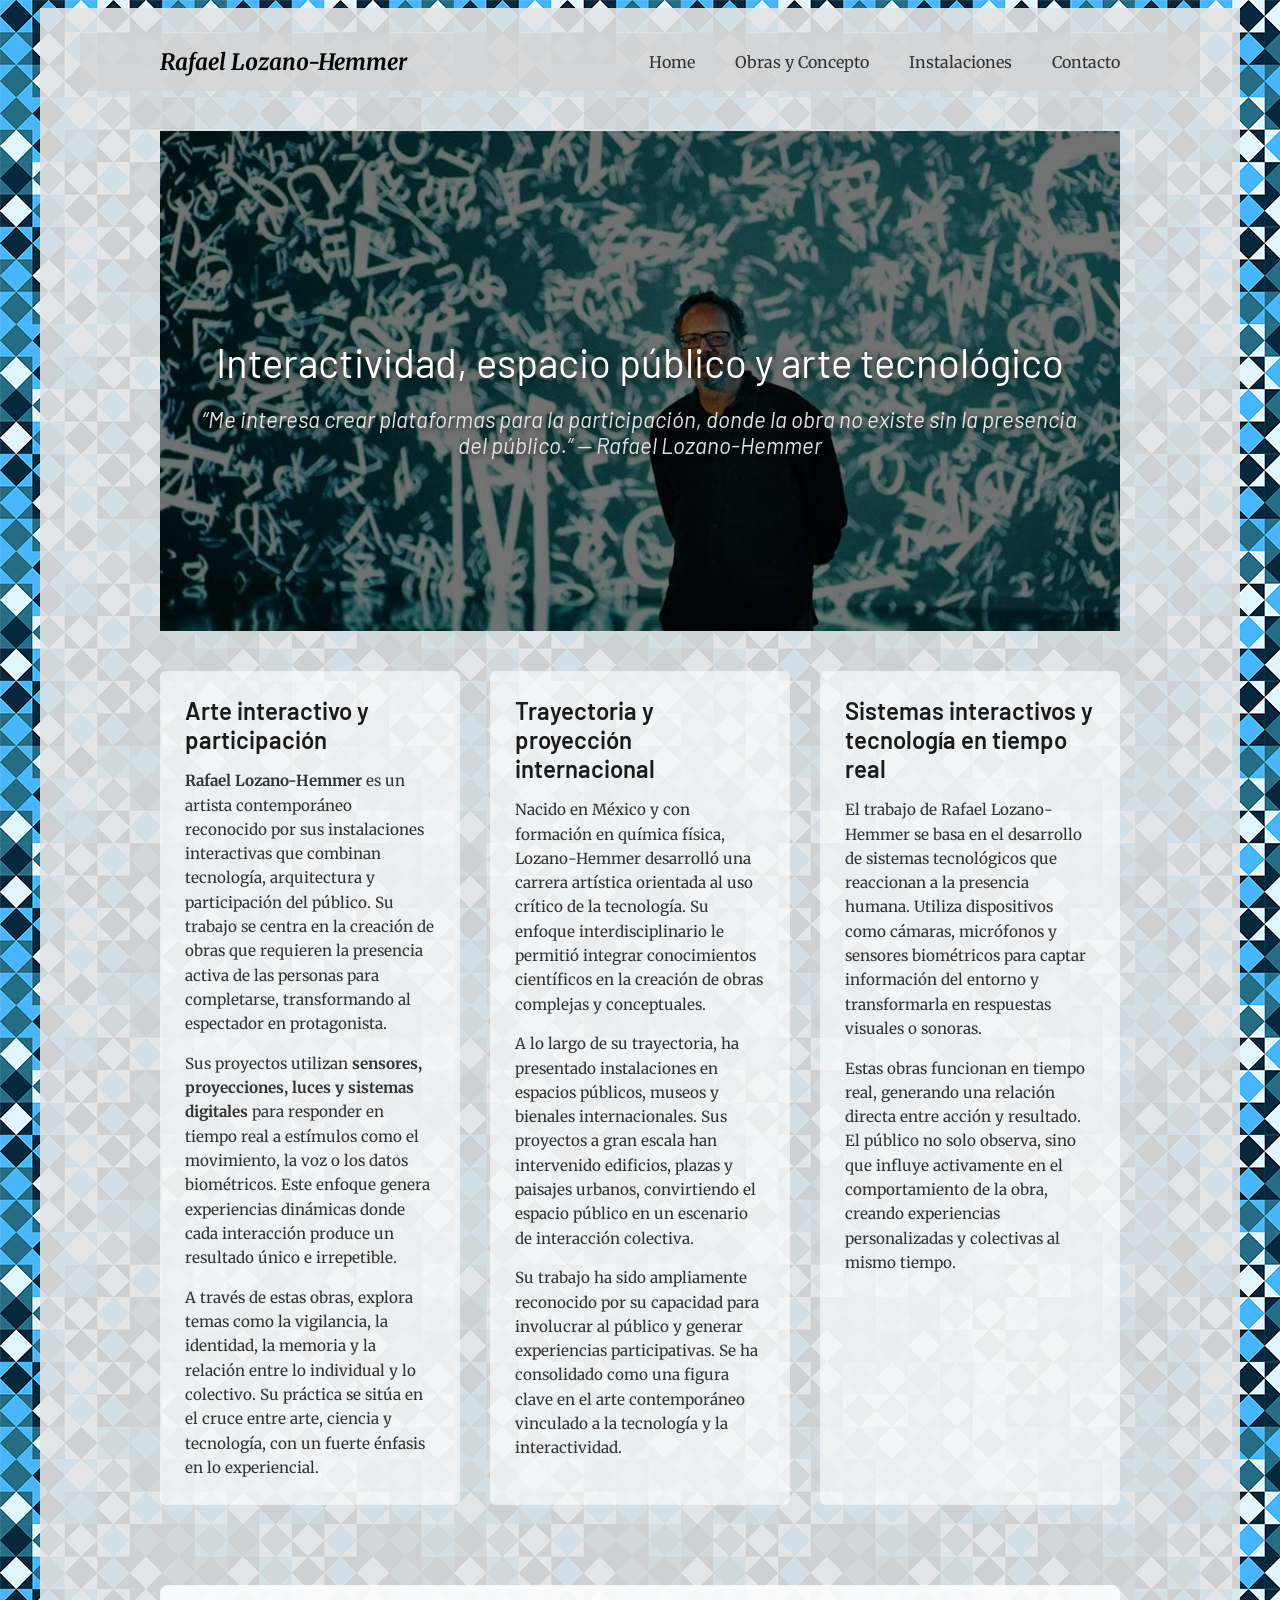
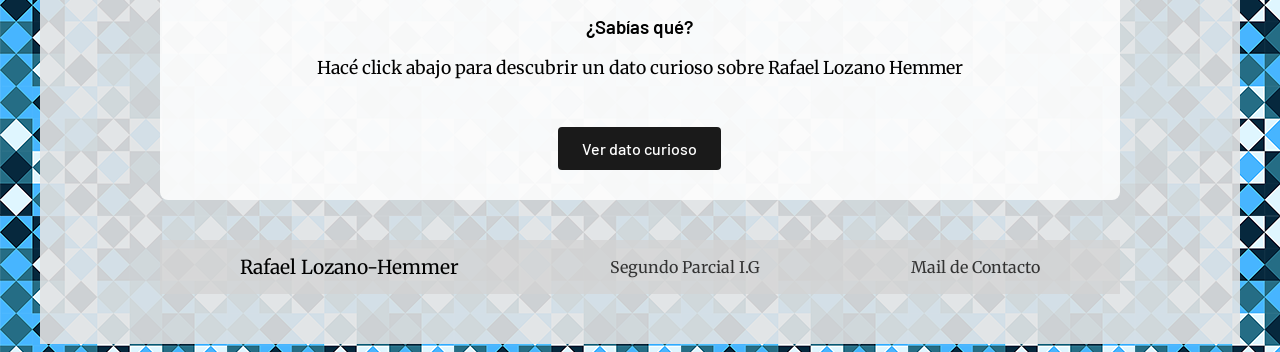
<file: index.html>
<!DOCTYPE html>
<html>
<head>
	<meta charset="utf-8">
	<meta name="viewport" content="width=device-width, initial-scale=1">
	<link rel="preconnect" href="https://fonts.googleapis.com">
	<link rel="preconnect" href="https://fonts.gstatic.com" crossorigin>
	<link href="https://fonts.googleapis.com/css2?family=Barlow:ital,wght@0,100;0,200;0,300;0,400;0,500;0,600;0,700;0,800;0,900;1,100;1,200;1,300;1,400;1,500;1,600;1,700;1,800;1,900&family=Merriweather:ital,opsz,wght@0,18..144,300..900;1,18..144,300..900&display=swap" rel="stylesheet">
	<title>Rafael Lozano-Hemmer</title>
	<link rel="stylesheet" href="css/estilos.css"> 
</head>

<body>
	<div id="contenedor">
		<header>
            <h6>  <a href="index.html"> <em>Rafael Lozano-Hemmer</em> </a> </h6>
                <nav>
                    <ul>
                    	<li><a href="index.html"> <em class="menu"> Home </em> </a> </li>
                        <li><a href="obrasyconcepto.html"> <em class="menu"> Obras y Concepto </em> </a> </li>
                        <li><a href="instalaciones.html"><em class="menu"> Instalaciones </em> </a> </li>
                        <li><a href="#contacto-footer"> <em class="menu"> Contacto </em> </a></li>
                    </ul>            
                </nav>
        </header>

            
        <section class="hero">
            <h1>Interactividad, espacio público y arte tecnológico</h1>
            <h2>“Me interesa crear plataformas para la participación, donde la obra no existe sin la presencia del público.” — Rafael Lozano-Hemmer</h2>
        </section>

        <section class="principal">

        		<article>
            			<h3>Arte interactivo y participación</h3>

            			<p><strong> Rafael Lozano-Hemmer </strong> es un artista contemporáneo reconocido por sus instalaciones interactivas que combinan tecnología, arquitectura y participación del público. Su trabajo se centra en la creación de obras que requieren la presencia activa de las personas para completarse, transformando al espectador en protagonista.
            			</p>

            			<p>Sus proyectos utilizan <strong> sensores, proyecciones, luces y sistemas digitales </strong> para responder en tiempo real a estímulos como el movimiento, la voz o los datos biométricos. Este enfoque genera experiencias dinámicas donde cada interacción produce un resultado único e irrepetible.
						</p>

            			<p>A través de estas obras, explora temas como la vigilancia, la identidad, la memoria y la relación entre lo individual y lo colectivo. Su práctica se sitúa en el cruce entre arte, ciencia y tecnología, con un fuerte énfasis en lo experiencial.
            			</p>
            	</article>

            	<article>
            			<h3>Trayectoria y proyección internacional</h3>

            			<p>Nacido en México y con formación en química física, Lozano-Hemmer desarrolló una carrera artística orientada al uso crítico de la tecnología. Su enfoque interdisciplinario le permitió integrar conocimientos científicos en la creación de obras complejas y conceptuales.</p>

            			<p>A lo largo de su trayectoria, ha presentado instalaciones en espacios públicos, museos y bienales internacionales. Sus proyectos a gran escala han intervenido edificios, plazas y paisajes urbanos, convirtiendo el espacio público en un escenario de interacción colectiva.</p>

						<p>Su trabajo ha sido ampliamente reconocido por su capacidad para involucrar al público y generar experiencias participativas. Se ha consolidado como una figura clave en el arte contemporáneo vinculado a la tecnología y la interactividad.</p>
            	</article>

            	<article>
            		<h3>Sistemas interactivos y tecnología en tiempo real</h3>

            		<p>El trabajo de Rafael Lozano-Hemmer se basa en el desarrollo de sistemas tecnológicos que reaccionan a la presencia humana. Utiliza dispositivos como cámaras, micrófonos y sensores biométricos para captar información del entorno y transformarla en respuestas visuales o sonoras.</p>

            		<p>Estas obras funcionan en tiempo real, generando una relación directa entre acción y resultado. El público no solo observa, sino que influye activamente en el comportamiento de la obra, creando experiencias personalizadas y colectivas al mismo tiempo.</p>
            	</article>

       	 	</section>

			<section id="curiosidades">
			    <h3>¿Sabías qué?</h3>
			    <p id="texto-curiosidad">Hacé click abajo para descubrir un dato curioso sobre Rafael Lozano Hemmer</p>
			    
			    <button id="boton-curiosidad">Ver dato curioso</button>
			</section>

			

         <footer class="footer" id="contacto-footer">

            <ul>
                <li> <h6>Rafael Lozano-Hemmer</h6> </li>
                <li> <p>Segundo Parcial I.G</p> </li>
                <li> <address> <a href="mailto:rafael@artedigital.com"> Mail de Contacto </a> </address> </li>
            </ul>
            
        </footer>
		
	</div>
<script src="js/curiosidades.js"></script>	
</body>
</html>
</file>
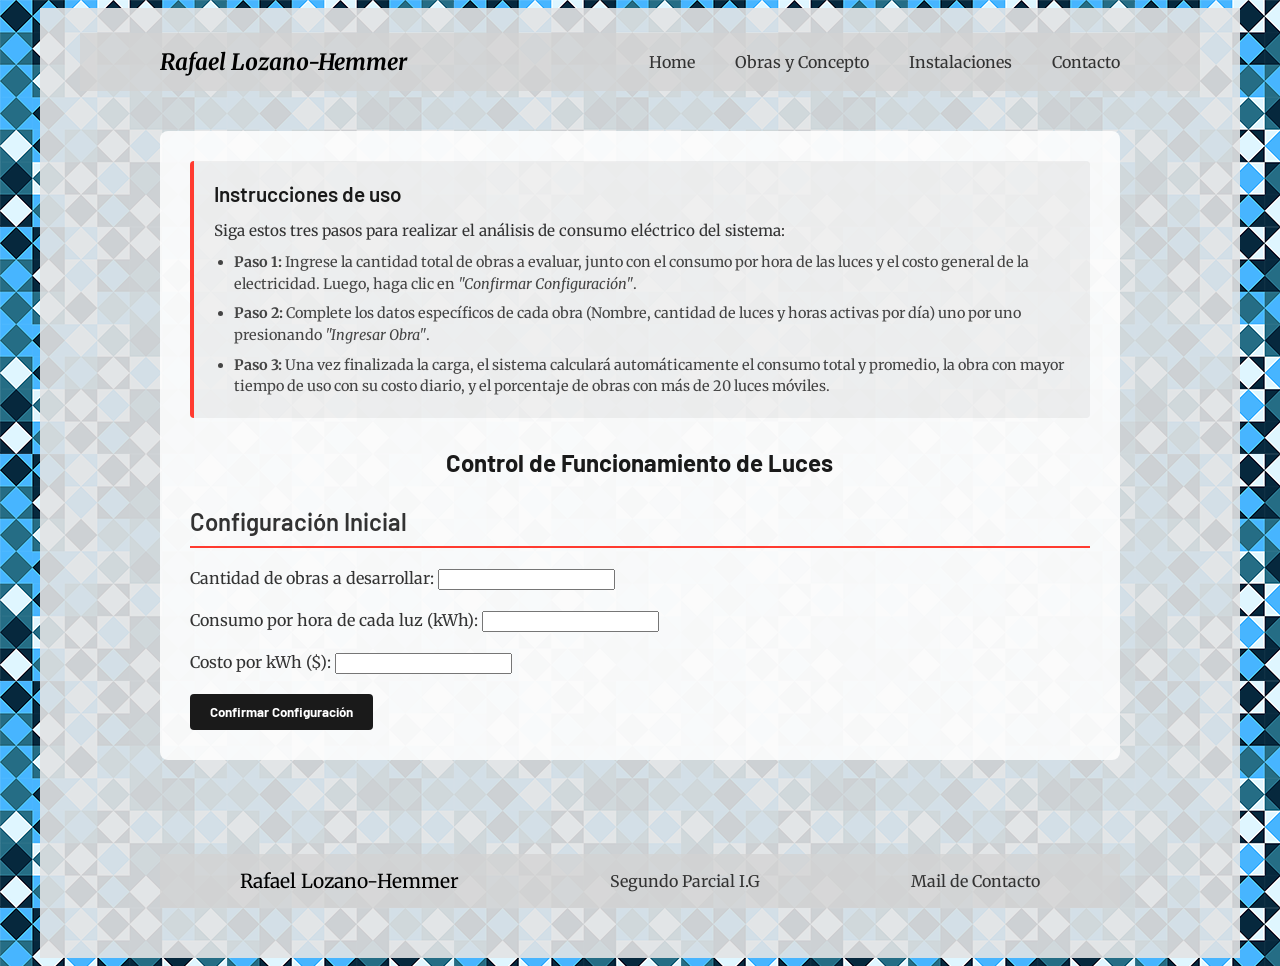
<file: instalaciones.html>
<!DOCTYPE html>
<html>
<head>
	<meta charset="utf-8">
	<meta name="viewport" content="width=device-width, initial-scale=1">
	<link rel="preconnect" href="https://fonts.googleapis.com">
	<link rel="preconnect" href="https://fonts.gstatic.com" crossorigin>
	<link href="https://fonts.googleapis.com/css2?family=Barlow:ital,wght@0,100;0,200;0,300;0,400;0,500;0,600;0,700;0,800;0,900;1,100;1,200;1,300;1,400;1,500;1,600;1,700;1,800;1,900&family=Merriweather:ital,opsz,wght@0,18..144,300..900;1,18..144,300..900&display=swap" rel="stylesheet">
	<title>Instalaciones</title>
	<link rel="stylesheet" href="css/estilos.css"> 
</head>
<body>
	<div id="contenedor">
		<header>
            <h6>  <a href="index.html"> <em>Rafael Lozano-Hemmer</em> </a> </h6>
                <nav>
                    <ul>
                    	<li><a href="index.html"> <em class="menu"> Home </em> </a> </li>
                        <li><a href="obrasyconcepto.html"> <em class="menu"> Obras y Concepto </em> </a> </li>
                        <li><a href="instalaciones.html"><em class="menu"> Instalaciones </em> </a> </li>
                        <li><a href="#contacto-footer"> <em class="menu"> Contacto </em> </a></li>
                    </ul>            
                </nav>
        </header>

	    

		<main class="contenedor-control">

			<div class="instrucciones-sistema">
		    <h3>Instrucciones de uso</h3>
		    <p>Siga estos tres pasos para realizar el análisis de consumo eléctrico del sistema:</p>
		    <ul>
		        <li><strong>Paso 1:</strong> Ingrese la cantidad total de obras a evaluar, junto con el consumo por hora de las luces y el costo general de la electricidad. Luego, haga clic en <em>"Confirmar Configuración"</em>.</li>
		        <li><strong>Paso 2:</strong> Complete los datos específicos de cada obra (Nombre, cantidad de luces y horas activas por día) uno por uno presionando <em>"Ingresar Obra"</em>.</li>
		        <li><strong>Paso 3:</strong> Una vez finalizada la carga, el sistema calculará automáticamente el consumo total y promedio, la obra con mayor tiempo de uso con su costo diario, y el porcentaje de obras con más de 20 luces móviles.</li>
		    </ul>
		</div>

			<h2> Control de Funcionamiento de Luces</h2>
			
			<section>
				<form id="formInicial">
				    <h3>Configuración Inicial</h3>
				    <label>Cantidad de obras a desarrollar:</label>
				    <input type="number" id="cantObras" min="1"><br><br>
				    
				    <label>Consumo por hora de cada luz (kWh):</label>
				    <input type="number" step="0.01" id="consumoHora" min="0.01"><br><br>
				    
				    <label>Costo por kWh ($):</label>
				    <input type="number" step="0.01" id="costokWh" min="0.01"><br><br>
				    
				    <button id="btnConfirmar">Confirmar Configuración</button>
				</form>

				<form id="formObras" class="oculto">
				    <h3>Carga de Datos de las Obras (<span id="numObraActual">1</span>)</h3>
				    <label>Nombre de la obra:</label>
				    <input type="text" id="nombreObra"><br><br>
				    
				    <label>Cantidad de luces móviles:</label>
				    <input type="number" id="lucesObra" min="1"><br><br>
				    
				    <label>Tiempo de funcionamiento por día (horas):</label>
				    <input type="number" id="horasObra" min="1" max="24"><br><br>
				    
				    <button id="btnIngresarObra">Ingresar Obra</button>
				</form>

				<div id="resultados" class="oculto">
				    <h3>Resultados del Análisis</h3>
				    <p id="resultadoConsumo"></p>
				    <p id="resultadoMayorTiempo"></p>
				    <p id="resultadoPorcentaje"></p>
				    <br>
				    <button id="btnReiniciar">Reiniciar Sistema</button>
</div>
			</section>
		</main>


        <footer class="footer" id="contacto-footer">

            <ul>
                <li> <h6>Rafael Lozano-Hemmer</h6> </li>
                <li> <p>Segundo Parcial I.G</p> </li>
                <li> <address> <a href="mailto:rafael@artedigital.com"> Mail de Contacto </a> </address> </li>
            </ul>
            
        </footer>
		
	</div>
<script src="js/ejercicio.js"></script>
</body>
</html>
</file>
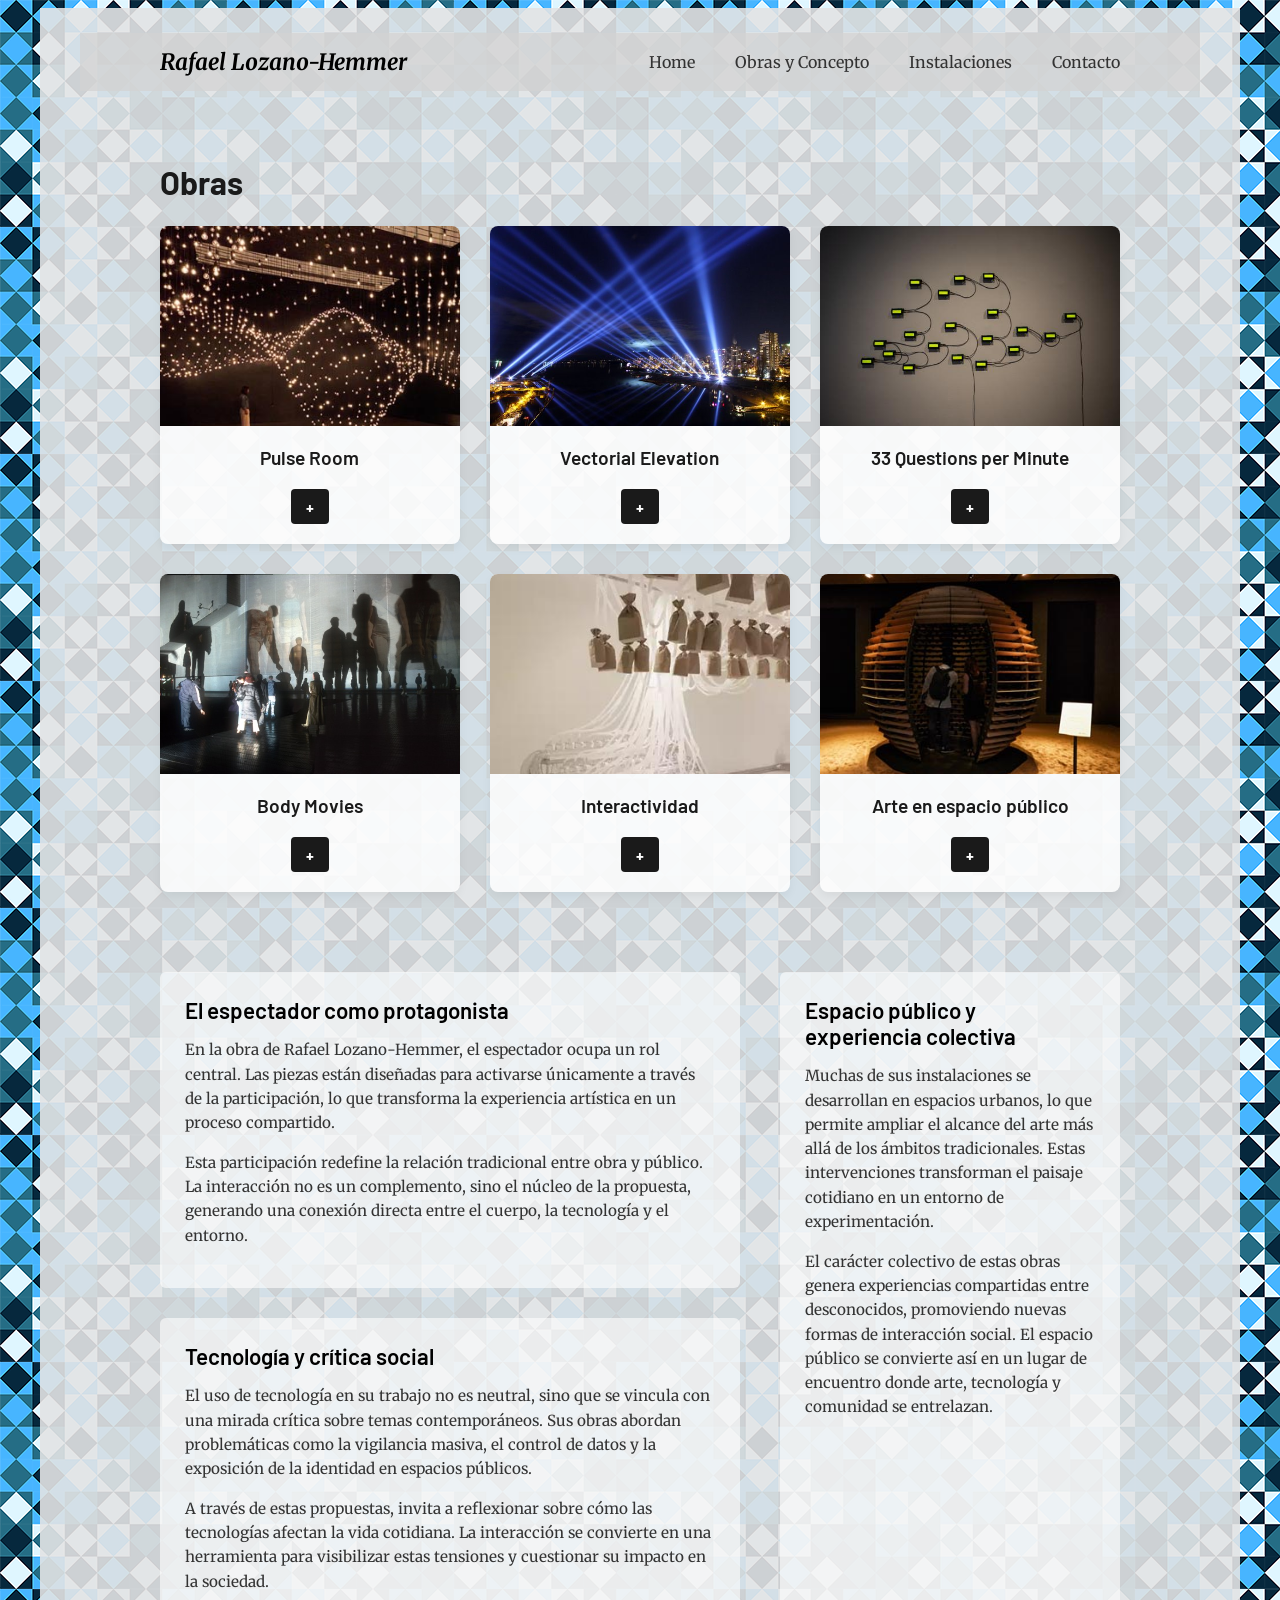
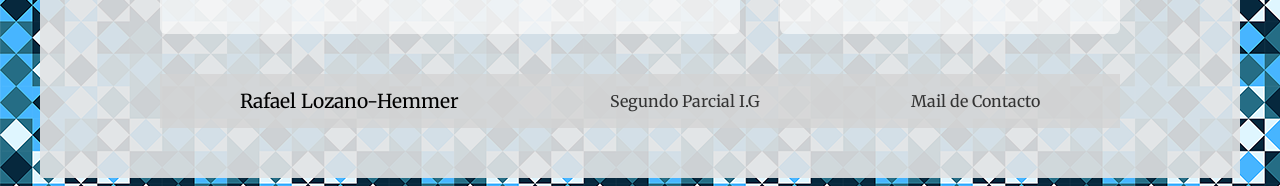
<file: obrasyconcepto.html>
<!DOCTYPE html>
<html>
<head>
	<meta charset="utf-8">
	<meta name="viewport" content="width=device-width, initial-scale=1">
	<link rel="preconnect" href="https://fonts.googleapis.com">
	<link rel="preconnect" href="https://fonts.gstatic.com" crossorigin>
	<link href="https://fonts.googleapis.com/css2?family=Barlow:ital,wght@0,100;0,200;0,300;0,400;0,500;0,600;0,700;0,800;0,900;1,100;1,200;1,300;1,400;1,500;1,600;1,700;1,800;1,900&family=Merriweather:ital,opsz,wght@0,18..144,300..900;1,18..144,300..900&display=swap" rel="stylesheet">
	<title>Obras y Concepto</title>
	<link rel="stylesheet" href="css/estilos.css"> 
</head>
<body>
	<div id="contenedor">
		<header>
            <h6>  <a href="index.html"> <em>Rafael Lozano-Hemmer</em> </a> </h6>
                <nav>
                    <ul>
                    	<li><a href="index.html"> <em class="menu"> Home </em> </a> </li>
                        <li><a href="obrasyconcepto.html"> <em class="menu"> Obras y Concepto </em> </a> </li>
                        <li><a href="instalaciones.html"><em class="menu"> Instalaciones </em> </a> </li>
                        <li><a href="#contacto-footer"> <em class="menu"> Contacto </em> </a></li>
                    </ul>            
                </nav>
        </header>

        <section class="obras">
    		<h3>Obras</h3> 
    		<ul id="cards">
        </ul>
		</section>

			<section id="conceptos">

				<div class="columna-ancha">

            	<article>
                	<h3>El espectador como protagonista</h3>

            	    <p>En la obra de Rafael Lozano-Hemmer, el espectador ocupa un rol central. Las piezas están diseñadas para activarse únicamente a través de la participación, lo que transforma la experiencia artística en un proceso compartido.</p>

                	<p>Esta participación redefine la relación tradicional entre obra y público. La interacción no es un complemento, sino el núcleo de la propuesta, generando una conexión	 directa entre el cuerpo, la tecnología y el entorno.</p>
            	</article>

             	<article>
                	<h3>Tecnología y crítica social</h3>

                	<p>El uso de tecnología en su trabajo no es neutral, sino que se vincula con una mirada crítica sobre temas contemporáneos. Sus obras abordan problemáticas como la vigilancia masiva, el control de datos y la exposición de la identidad en espacios públicos.</p>

                	<p>A través de estas propuestas, invita a reflexionar sobre cómo las tecnologías afectan la vida cotidiana. La interacción se convierte en una herramienta para visibilizar estas tensiones y cuestionar su impacto en la sociedad.</p>                
           		 </article>

           		</div>

            	<article class="columna-angosta">
               		<h3>Espacio público y experiencia colectiva</h3>

                	<p>Muchas de sus instalaciones se desarrollan en espacios urbanos, lo que permite ampliar el alcance del arte más allá de los ámbitos tradicionales. Estas intervenciones transforman el paisaje cotidiano en un entorno de experimentación.</p>

                	<p>El carácter colectivo de estas obras genera experiencias compartidas entre desconocidos, promoviendo nuevas formas de interacción social. El espacio público se convierte así en un lugar de encuentro donde arte, tecnología y comunidad se entrelazan.</p>                
            	</article>
            	

        </section>


        <footer class="footer" id="contacto-footer">

            <ul>
                <li> <h6>Rafael Lozano-Hemmer</h6> </li>
                <li> <p>Segundo Parcial I.G</p> </li>
                <li> <address> <a href="mailto:rafael@artedigital.com"> Mail de Contacto </a> </address> </li>
            </ul>
            
        </footer>
		
	</div>
<script src="js/obras.js"></script>
</body>
</html>
</file>
<file: css/estilos.css>
body {
    background-image: url('../img/fondo.png'); 
} 

#contenedor {
    background-color: rgba(227, 228, 229, 0.90); 
    min-height: 100vh;         
    width: 95%;
    margin: 0 auto;
    padding-top: 25px;
    padding-bottom: 25px;
    display: flex;
    flex-direction: column;
}


/* Aplicamos Barlow a los títulos */
h1, h2 {
    font-family: "Barlow", sans-serif;
    font-weight: 400;
    font-style: normal;
}




header {
    background-color: rgba(211, 211, 211, 0.75);
    display: flex;
    align-items: center;
    width: 80%;           
    max-width: 1200px;    
    margin: 0 auto;

    padding: 15px 0;      
    padding-left: 80px;  
    padding-right: 80px; 
}

header h6 {
    margin: 0;
}

header h6 a {
    font-family: "Merriweather", sans-serif; 
    text-decoration: none;
    color: black;
    font-size: 1.4rem; 
}

header h6 a em {
    font-style: italic; 
}


/*Navegador */
nav {
    margin-left: auto; 
}

nav ul {
    display: flex;             
    list-style: none;          
    margin: 0;
    padding: 0;
    gap: 40px;                 
}

nav ul li a:hover em.menu {
    color: #ff3b30;          /* Cambia el texto a un color rojo/destacado (podés usar el que quieras) */
    text-decoration: underline; /* Le agrega un subrayado sutil al pasar el mouse */
    transition: color 0.3s ease; /* Hace que el cambio de color sea suave y no un golpe seco */
}

/* Agregamos la transición también al estado normal para que cuando saques el mouse vuelva suave */
nav ul li a em.menu {
    font-style: normal; 
    transition: color 0.3s ease; 
}

nav ul li a {
    font-family: "Merriweather", sans-serif; 
    text-decoration: none;     
    color: #333;
    font-weight: 400;
    font-size: 1rem;

}

nav ul li a em.menu {
    font-style: normal; 
}



/* seccion Hero, box centrado, imagen de fondo y titulos centrados */
.hero {
    
    background-image: linear-gradient(rgba(0, 0, 0, 0.55), rgba(0, 0, 0, 0.55)), url("../img/lozano-hemmer.jpg");
    
    
    /* Ajustes para que la foto no se rompa ni se repita */
    background-size: cover;       
    background-position: center;  
    background-repeat: no-repeat;
    
    /* Dimensiones alineadas con tu header */
    width: 80%;                   
    max-width: 1200px;
    margin: 40px auto 40px auto;     /* 40px de espacio abajo del header */
    min-height: 500px;            /* Alto para que luzca la imagen */
    
    /* Flexbox para centrar H1 y H2 horizontal y verticalmente */
    display: flex;
    flex-direction: column;       /* Uno abajo del otro */
    justify-content: center;      /* Centrado vertical */
    align-items: center;          /* Centrado horizontal */
    
    padding: 40px;
    box-sizing: border-box;       
    text-align: center;           /* Alinea las líneas de texto al medio */
}

/* Estilos de los textos internos del Hero para que contrasten */
.hero h1 {
    color: white;                 
    font-size: 2.5rem;
    margin-bottom: 20px;          
    text-shadow: 2px 2px 8px rgba(0, 0, 0, 0.7); 
}

.hero h2 {
    color: #e3e4e5;               
    font-size: 1.4rem;
    font-style: italic;           
    margin: 0;
    text-shadow: 2px 2px 6px rgba(0, 0, 0, 0.7);
}


/* --- Sección Principal (Contenedor de las 3 columnas) --- */
.principal {
    /* 1. Dimensiones alineadas con header y hero */
    width: 80%;
    max-width: 1200px;
    margin: 0 auto 40px auto; /* Centrado y con margen abajo antes del footer */
    box-sizing: border-box;

    /* 2. Activamos Flexbox horizontal */
    display: flex;
    flex-direction: row; /* Los artículos se ponen uno al lado del otro */
    
    /* 3. Espacio de separación idéntico entre cada columna */
    gap: 30px; 
}

/* --- Estilos para cada uno de los 3 Articles --- */
.principal article {
    /* flex: 1 obliga a los 3 a repartirse el ancho por igual (33.33% cada uno) */
    flex: 1; 
    
    /* Estilos visuales sutiles para que el texto sea facil de leer */
    background-color: rgba(255, 255, 255, 0.60); 
    padding: 25px;
    border-radius: 6px; /* Bordes un toque redondeados */
    box-sizing: border-box;
}

/* --- Ajuste de tipografías --- */
.principal article h3 {
    font-family: "Barlow", sans-serif;
    font-weight: 600;
    font-size: 1.5rem;
    color: #1a1a1a;
    margin-top: 0;
    margin-bottom: 15px;
}

.principal article p {
    font-family: "Merriweather", serif; 
    font-size: 0.95rem;
    line-height: 1.6; 
    color: #333333;
    margin-bottom: 15px;
}

/* Quitamos el margen al último párrafo de cada columna para evitar desparrames visuales */
.principal article p:last-child {
    margin-bottom: 0;
}


/* --- Contenedor de la Sección Obras --- */
.obras {
    width: 80%;
    max-width: 1200px;
    margin: 40px auto;
    box-sizing: border-box;
}

.obras h3 {
    font-family: "Barlow", sans-serif;
    font-size: 2rem;
    font-weight: 700;
    margin-bottom: 25px;
    color: #1a1a1a;
}

/* --- La lista que se convierte en Grilla Flexbox --- */
.obras ul {
    display: flex;
    flex-wrap: wrap; 
    list-style: none;
    padding: 0;
    margin: 0;
    gap: 30px; /* Espacio uniforme entre tarjetas */
}

/* --- Cada Tarjeta (Card) --- */
.obras ul li {
    /* Queremos 3 columnas, por lo que usamos calc(). 
       Restamos el espacio que ocupan los 'gaps' intermedios para que sea exacto. */
    width: calc((100% - 60px) / 3); 
    
    background-color: rgba(255, 255, 255, 0.85);
    border-radius: 8px;
    overflow: hidden; 
    box-sizing: border-box;
    box-shadow: 0 4px 10px rgba(0,0,0,0.05); 
    text-align: center;
    transition: transform 0.3s ease;
}

/* Efecto hover interactivo para las tarjetas */
.obras ul li:hover {
    transform: translateY(-5px); 
}

/* --- Contenedor de la Imagen --- */
.imagen-obra {
    width: 100%;
    height: 200px; /* Fijamos un alto para que todas las fotos midan igual */
    overflow: hidden;
}

.imagen-obra img {
    width: 100%;
    height: 100%;
    object-fit: cover; 
}

/* --- Títulos de las Obras (H4) --- */
.obras ul li h4 {
    font-family: "Barlow", sans-serif; 
    font-weight: 600;
    font-size: 1.2rem;
    color: #1a1a1a;
    margin: 0;
    padding: 20px 15px; 
}

/* La lista interna que distribuye tus 3 datos */
.footer ul {
    display: flex;             
    list-style: none;          
    margin: 0;
    padding: 0;
    
    /* Tira el nombre a la izquierda, el parcial al centro y el mail a la derecha */
    justify-content: space-between; 
    align-items: center; /* Centrado vertical */
}

/* Limpieza de márgenes heredados */
.footer ul li h6,
.footer ul li p {
    margin: 0px;

}

/* Estilos footer */
.footer {
    background-color: rgba(211, 211, 211, 0.75);
    
    /* Copiamos las dimensiones exactas de tu header */
    width: 80%;           
    max-width: 1200px;    
    margin: auto auto 25px auto; 

    /* Los mismos paddings exactos del header para que las puntas coincidan */
    padding: 15px 0;      
    padding-left: 80px;  
    padding-right: 80px; 
    
    /* Esta línea es clave: obliga al navegador a calcular el ancho 
       incluyendo los paddings para que no se desalinee */
    box-sizing: border-box; 
}


/* --- Contenedor Principal de la Página de Control --- */
.contenedor-control {
    width: 80%;
    max-width: 1200px;
    margin: 40px auto;
    background-color: rgba(255, 255, 255, 0.85); /* Fondito blanco semitransparente */
    padding: 30px;
    border-radius: 8px;
    box-sizing: border-box;
}

/* --- Título Principal del Ejercicio --- */
.contenedor-control h2 {
    font-family: 'Barlow', sans-serif;
    font-weight: 700;
    text-align: center;
    margin-top: 0;
    margin-bottom: 30px;
    color: #1a1a1a;
}

/* --- Opcional: Estilo prolijo para los formularios internos --- */
.contenedor-control form {
    font-family: 'Merriweather', serif; /* Fuente de lectura para los labels */
    color: #333;
}

.contenedor-control form h3 {
    font-family: 'Barlow', sans-serif;
    font-weight: 600;
    font-size: 1.5rem;
    margin-top: 0;
    margin-bottom: 20px;
    border-bottom: 2px solid #ff3b30; /* Una línea roja sutil para separar secciones */
    padding-bottom: 10px;
}

/* Estilo base para los botones de los formularios */
.contenedor-control button {
    font-family: 'Barlow', sans-serif;
    background-color: #1a1a1a;
    color: white;
    border: none;
    padding: 10px 20px;
    font-weight: bold;
    border-radius: 4px;
    cursor: pointer;
    transition: background-color 0.2s;
}

.contenedor-control button:hover {
    background-color: #ff3b30; /* Cambia al rojo interactivo al pasar el mouse */
}


/* --- Contenedor Padre #conceptos --- */
#conceptos {
    width: 80%;
    max-width: 1200px;
    margin: 40px auto;
    box-sizing: border-box;
    
    display: flex;       /* Activamos Flexbox horizontal */
    flex-direction: row; 
    gap: 40px;           /* Separación entre las dos columnas principales */
}

/* --- Columna Izquierda (Ancha: tiene 2 articles) --- */
.columna-ancha {
    flex: 2;            /* Ocupa 2 partes del espacio (aprox 66%) */
    display: flex;
    flex-direction: column; /* Apila sus 2 articles uno abajo del otro */
    gap: 30px;          /* Separación entre el primer y segundo artículo */
}

/* --- Columna Derecha (Angosta: tiene 1 article) --- */
.columna-angosta {
    flex: 1;            /* Ocupa 1 parte del espacio (aprox 33%) */
}

/* --- Estilos visuales para los articles (manteniendo tu estética) --- */
#conceptos article {
    background-color: rgba(255, 255, 255, 0.60);
    padding: 25px;
    border-radius: 6px;
    box-sizing: border-box;
}

#conceptos h3 {
    font-family: "Barlow", sans-serif;
    font-weight: 600;
    font-size: 1.4rem;
    margin-top: 0;
    margin-bottom: 15px;
}

#conceptos p {
    font-family: "Merriweather", serif;
    font-size: 0.95rem;
    line-height: 1.6;
    color: #333;
}

#curiosidades {
    width: 80%;
    max-width: 1200px;
    margin: 40px auto;
    background-color: rgba(255, 255, 255, 0.85);
    padding: 30px;
    border-radius: 8px;
    text-align: center;
    box-sizing: border-box;
}

#curiosidades h3 {
    font-family: "Barlow", sans-serif;
    font-weight: 600;
    margin-top: 0;
}

#texto-curiosidad {
    font-family: "Merriweather", serif;
    font-size: 1.1rem;
    min-height: 50px; /* Evita que la página salte bruscamente al cambiar el texto */
    margin-bottom: 20px;
}

#boton-curiosidad {
    font-family: "Barlow", sans-serif;
    background-color: #1a1a1a;
    color: white;
    border: none;
    padding: 12px 24px;
    font-size: 1rem;
    font-weight: 500;
    border-radius: 4px;
    cursor: pointer;
    transition: background-color 0.2s;
}

#boton-curiosidad:hover {
    background-color: #ff3b30; /* El rojo que usaste en el menú */
}


/* --- Caja de Instrucciones --- */
.instrucciones-sistema {
    background-color: rgba(26, 26, 26, 0.05); /* Un gris ultra sutil para diferenciarlo */
    border-left: 4px solid #ff3b30; /* Línea roja de acento a la izquierda para guiar el ojo */
    padding: 20px;
    border-radius: 4px;
    margin-bottom: 30px; /* Separación con el formulario de abajo */
}

.instrucciones-sistema h3 {
    font-family: 'Barlow', sans-serif;
    font-weight: 600;
    font-size: 1.3rem;
    margin-top: 0;
    margin-bottom: 10px;
    color: #1a1a1a;
    border: none !important; /* Evita que herede la línea roja inferior de los formularios */
    padding: 0 !important;
}

.instrucciones-sistema p {
    font-family: 'Merriweather', serif;
    font-size: 0.95rem;
    color: #333;
    margin-bottom: 12px;
}

.instrucciones-sistema ul {
    font-family: 'Merriweather', serif;
    font-size: 0.9rem;
    color: #444;
    padding-left: 20px; /* Espacio para las viñetas */
    margin: 0;
}

.instrucciones-sistema ul li {
    margin-bottom: 8px; /* Espacio entre ítems */
    line-height: 1.5;
}

.instrucciones-sistema ul li:last-child {
    margin-bottom: 0;
}

/* --- Bloque de Resultados General --- */
#resultados {
    font-family: 'Merriweather', serif;
    line-height: 1.8;
}

/* --- Título interno de los resultados --- */
#resultados h3 {
    font-family: 'Barlow', sans-serif;
    font-weight: 600;
    font-size: 1.5rem;
    margin-top: 0;
    margin-bottom: 20px;
    border-bottom: 2px solid #ff3b30; /* Línea roja divisoria */
    padding-bottom: 10px;
}

/* --- El Botón de Reiniciar Sistema --- */
#btnReiniciar {
    background-color: #ff3b30; /* Rojo distintivo */
    color: white;
    border: none;
    padding: 10px 20px;
    font-family: 'Barlow', sans-serif;
    font-weight: bold;
    cursor: pointer; /* Cambia a la manito interactiva */
    border-radius: 4px;
    transition: background-color 0.2s ease;
}

#btnReiniciar:hover {
    background-color: #cc2f26; /* Se oscurece un toque al pasar el mouse */
}

/* --- Clases de control de visibilidad para JavaScript --- */
.oculto {
    display: none !important;
}

.mostrar {
    display: block !important;
}

.mostrar-resultados {
    display: block !important;
}

/* Estilo para "Rafael Lozano-Hemmer" (Izquierda) */
.footer h6 {
    font-family: "Merriweather", sans-serif; 
    color: black;
    font-size: 1.2rem; 
    font-weight: 400;
}

/* Estilo para "Segundo Parcial I.G" (Centro) */
.footer p {
    font-family: "Merriweather", sans-serif;
    font-size: 1rem;
    color: #333;
    font-weight: 400;
}

/* Estilo para el Mail de Contacto (Derecha) */
.footer address {
    font-style: normal; /* Quita la cursiva de la etiqueta address */
}

.footer address a {
    font-family: "Merriweather", sans-serif;
    text-decoration: none;
    color: #333;
    font-size: 1rem;
    transition: color 0.3s ease;
}

/* Hover para tu link de mail */
.footer address a:hover {
    color: #ff3b30;
    text-decoration: underline;
}
</file>
